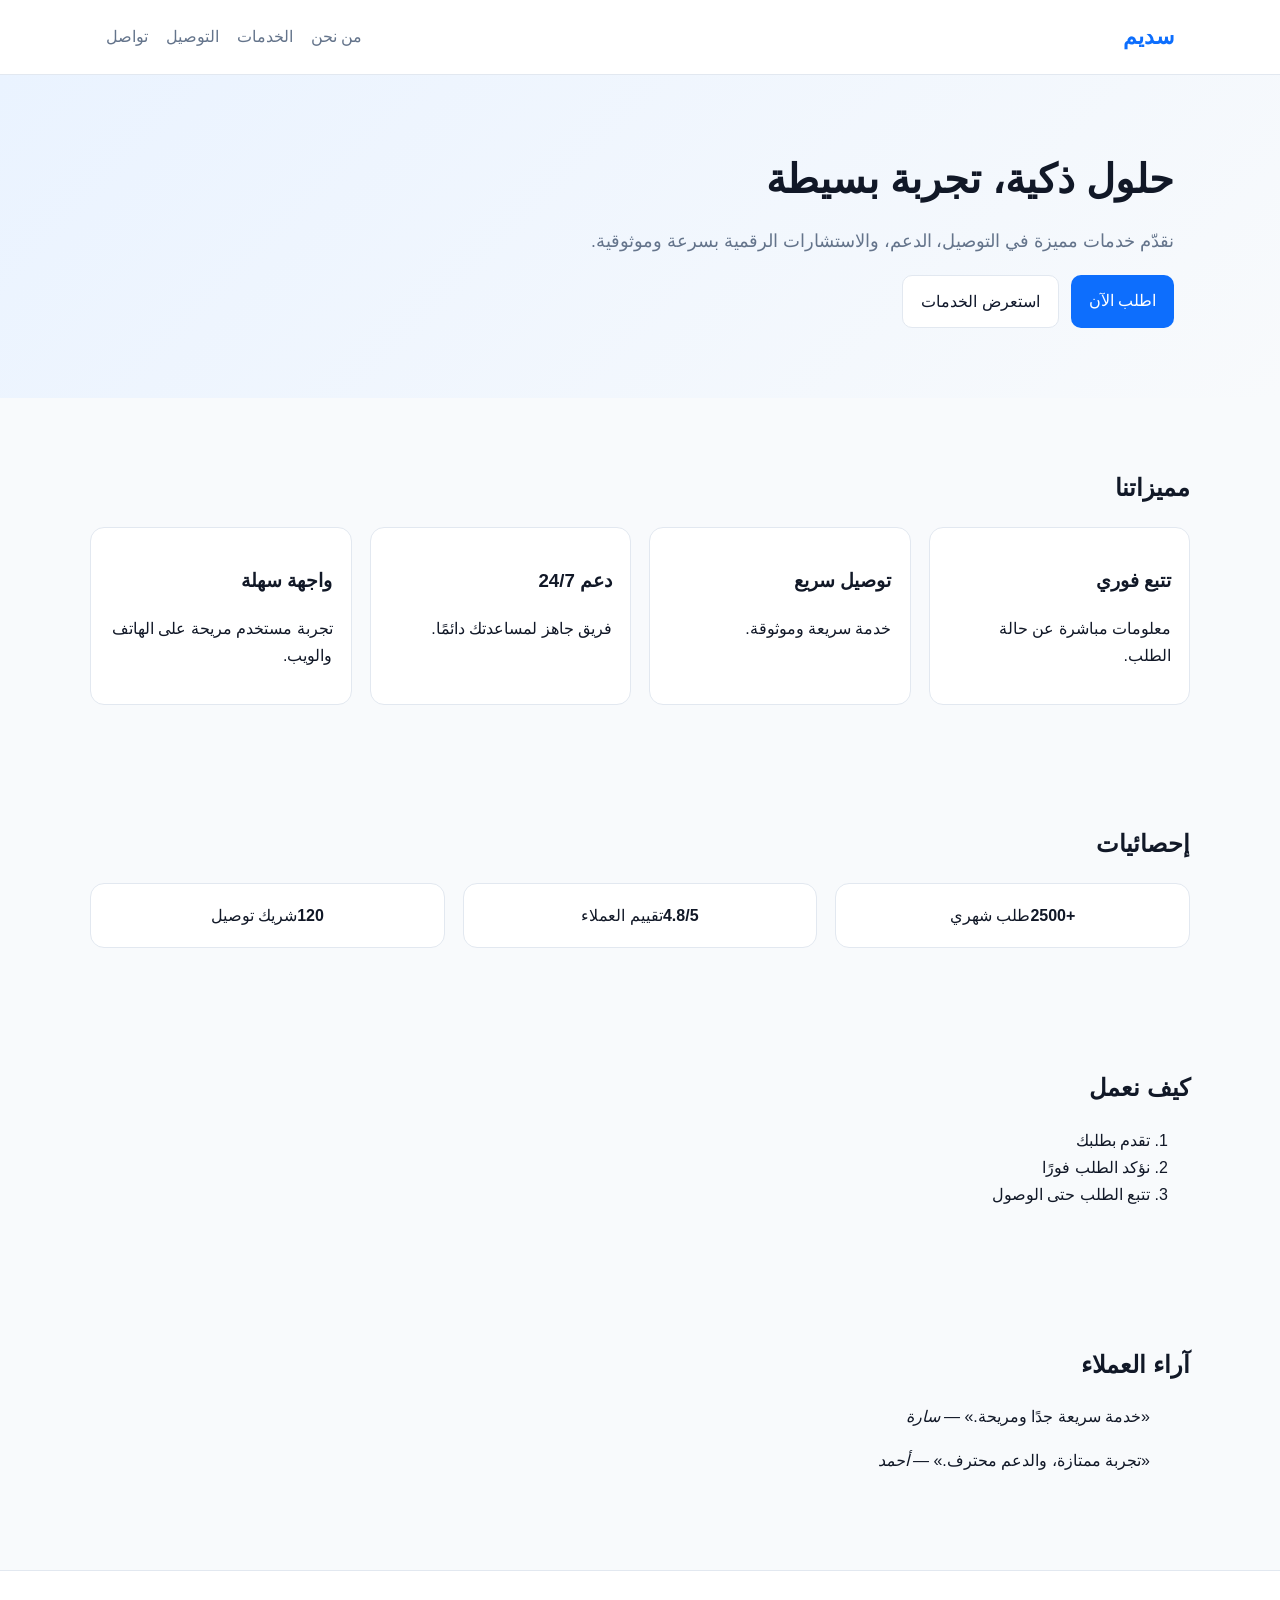
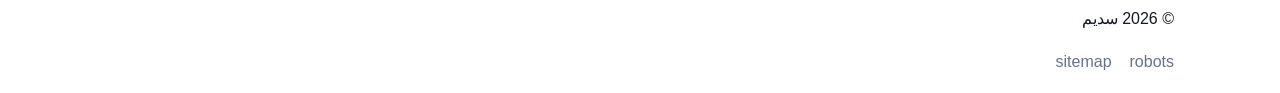
<file: index.html>
<!doctype html>
<html lang="ar" dir="rtl">
<head>
  <meta charset="utf-8" />
  <meta name="viewport" content="width=device-width,initial-scale=1" />
  <title>سديم | حلول ذكية</title>
  <meta name="description" content="سديم — خدمات ذكية وتوصيل سريع ودعم فني مميز." />
  <link rel="manifest" href="/manifest.json" />
  <link rel="stylesheet" href="/assets/css/style.css" />
</head>
<body>
  <header class="site-header">
    <div class="container">
      <a href="/" class="logo">سديم</a>
      <nav>
        <a href="/about.html">من نحن</a>
        <a href="/services.html">الخدمات</a>
        <a href="/delivery.html">التوصيل</a>
        <a href="/contact.html">تواصل</a>
      </nav>
    </div>
  </header>

  <main>
    <section class="hero">
      <div class="container">
        <h1>حلول ذكية، تجربة بسيطة</h1>
        <p>نقدّم خدمات مميزة في التوصيل، الدعم، والاستشارات الرقمية بسرعة وموثوقية.</p>
        <div class="hero-actions">
          <a href="/delivery.html" class="btn primary">اطلب الآن</a>
          <a href="/services.html" class="btn secondary">استعرض الخدمات</a>
        </div>
      </div>
    </section>

    <section class="features container">
      <h2>مميزاتنا</h2>
      <div class="feature-grid">
        <div class="feature-card"><h3>تتبع فوري</h3><p>معلومات مباشرة عن حالة الطلب.</p></div>
        <div class="feature-card"><h3>توصيل سريع</h3><p>خدمة سريعة وموثوقة.</p></div>
        <div class="feature-card"><h3>دعم 24/7</h3><p>فريق جاهز لمساعدتك دائمًا.</p></div>
        <div class="feature-card"><h3>واجهة سهلة</h3><p>تجربة مستخدم مريحة على الهاتف والويب.</p></div>
      </div>
    </section>

    <section class="stats container">
      <h2>إحصائيات</h2>
      <div class="stats-grid">
        <div><strong>+2500</strong><span>طلب شهري</span></div>
        <div><strong>4.8/5</strong><span>تقييم العملاء</span></div>
        <div><strong>120</strong><span>شريك توصيل</span></div>
      </div>
    </section>

    <section class="steps container">
      <h2>كيف نعمل</h2>
      <ol>
        <li>تقدم بطلبك</li>
        <li>نؤكد الطلب فورًا</li>
        <li>تتبع الطلب حتى الوصول</li>
      </ol>
    </section>

    <section class="testimonials container">
      <h2>آراء العملاء</h2>
      <blockquote>«خدمة سريعة جدًا ومريحة.» <cite>— سارة</cite></blockquote>
      <blockquote>«تجربة ممتازة، والدعم محترف.» <cite>— أحمد</cite></blockquote>
    </section>
  </main>

  <footer class="site-footer">
    <div class="container">
      <p>© 2026 سديم</p>
      <nav>
        <a href="/robots.txt">robots</a>
        <a href="/sitemap.xml">sitemap</a>
      </nav>
    </div>
  </footer>

  <script src="/assets/js/main.js"></script>
</body>
</html>
</file>
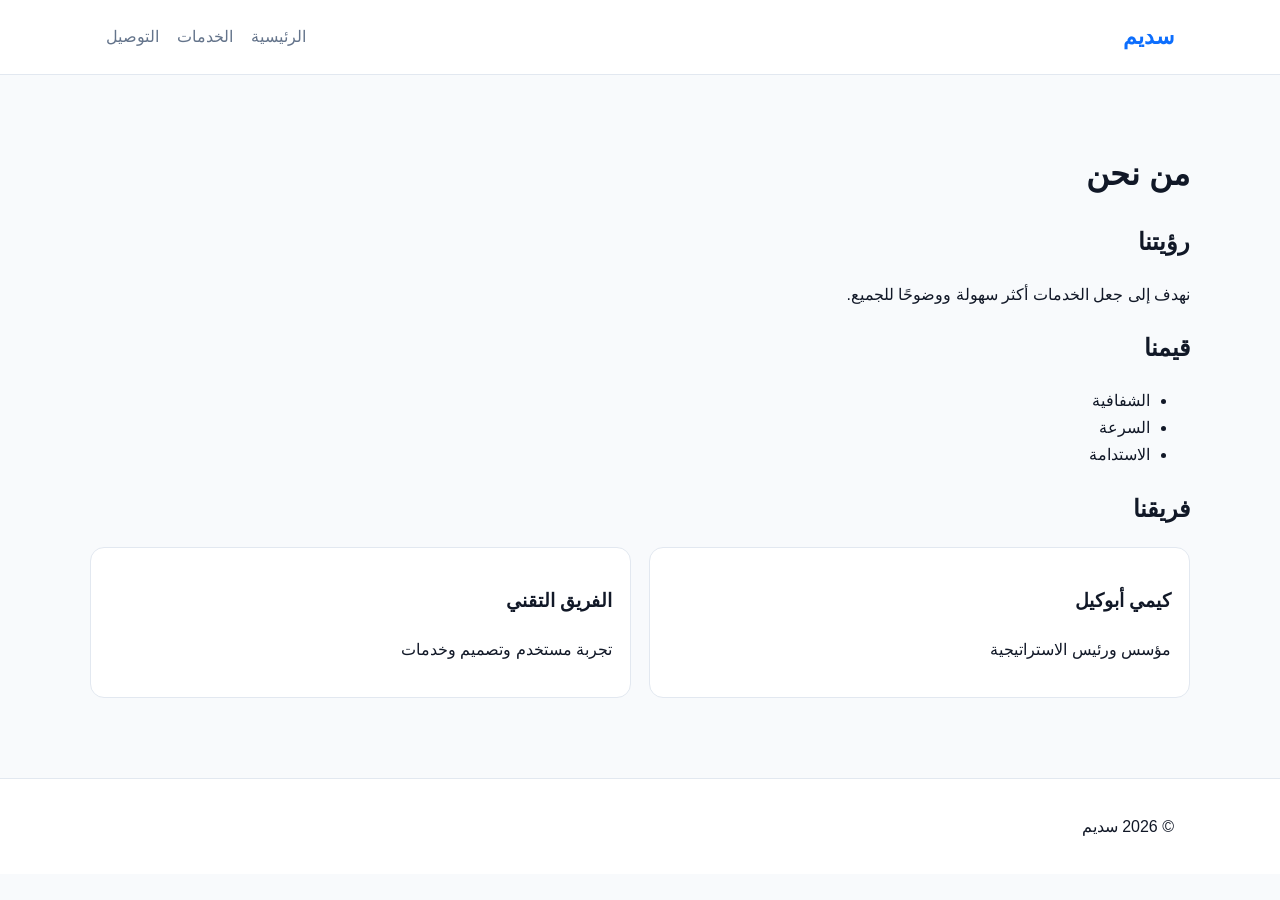
<file: about.html>
<!doctype html>
<html lang="ar" dir="rtl">
<head>
  <meta charset="utf-8" />
  <meta name="viewport" content="width=device-width,initial-scale=1" />
  <title>من نحن | سديم</title>
  <link rel="stylesheet" href="/assets/css/style.css" />
</head>
<body>
  <header class="site-header">
    <div class="container">
      <a href="/" class="logo">سديم</a>
      <nav>
        <a href="/index.html">الرئيسية</a>
        <a href="/services.html">الخدمات</a>
        <a href="/delivery.html">التوصيل</a>
      </nav>
    </div>
  </header>

  <main class="container page">
    <h1>من نحن</h1>
    <section>
      <h2>رؤيتنا</h2>
      <p>نهدف إلى جعل الخدمات أكثر سهولة ووضوحًا للجميع.</p>
    </section>
    <section>
      <h2>قيمنا</h2>
      <ul>
        <li>الشفافية</li>
        <li>السرعة</li>
        <li>الاستدامة</li>
      </ul>
    </section>
    <section>
      <h2>فريقنا</h2>
      <div class="team">
        <div class="team-card"><h3>كيمي أبوكيل</h3><p>مؤسس ورئيس الاستراتيجية</p></div>
        <div class="team-card"><h3>الفريق التقني</h3><p>تجربة مستخدم وتصميم وخدمات</p></div>
      </div>
    </section>
  </main>

  <footer class="site-footer">
    <div class="container">
      <p>© 2026 سديم</p>
    </div>
  </footer>
</body>
</html>
</file>
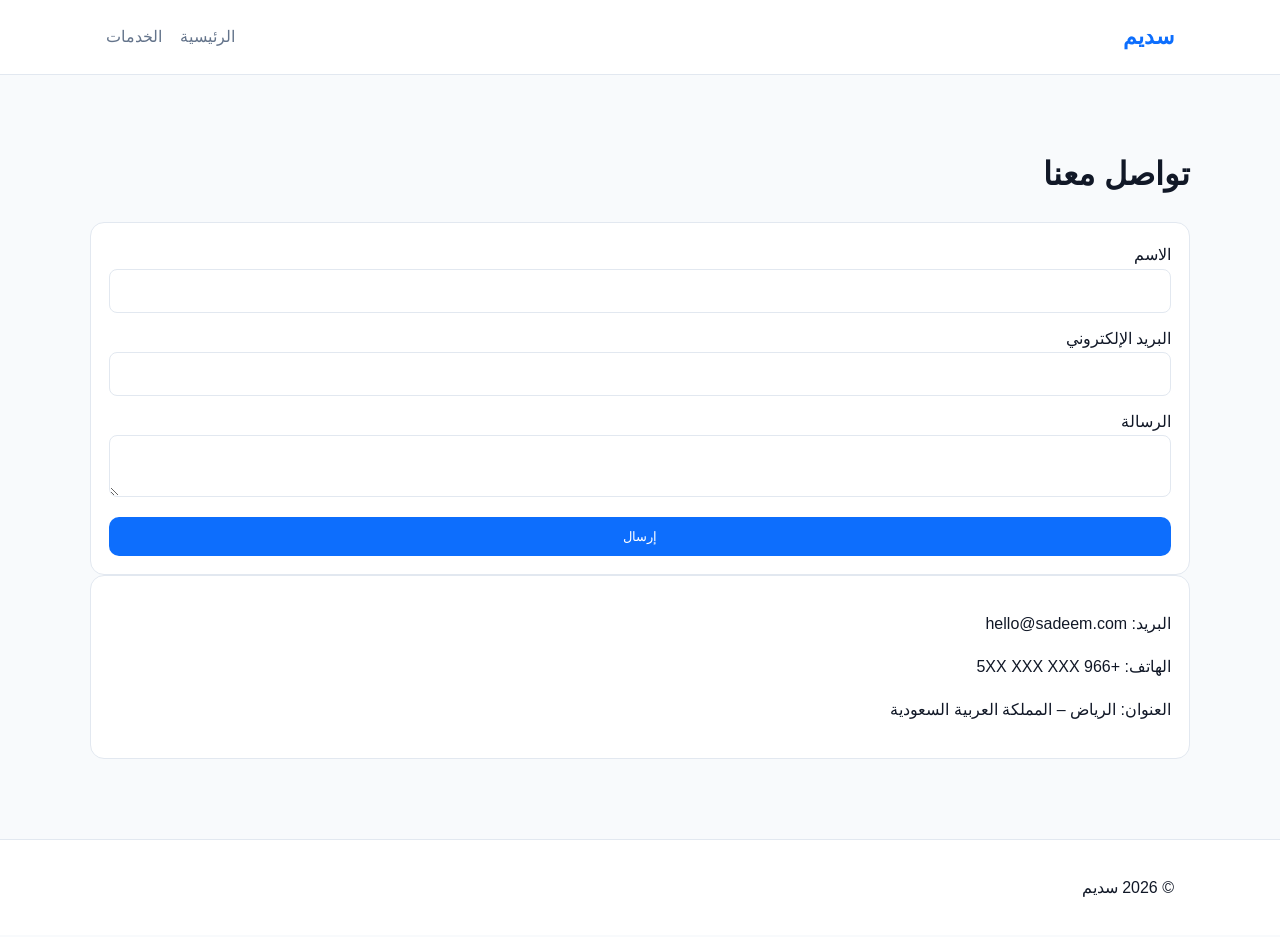
<file: contact.html>
<!doctype html>
<html lang="ar" dir="rtl">
<head>
  <meta charset="utf-8" />
  <meta name="viewport" content="width=device-width,initial-scale=1" />
  <title>تواصل معنا | سديم</title>
  <link rel="stylesheet" href="/assets/css/style.css" />
</head>
<body>
  <header class="site-header">
    <div class="container">
      <a href="/" class="logo">سديم</a>
      <nav>
        <a href="/index.html">الرئيسية</a>
        <a href="/services.html">الخدمات</a>
      </nav>
    </div>
  </header>

  <main class="container page">
    <h1>تواصل معنا</h1>
    <form class="form">
      <label>الاسم<input type="text" required /></label>
      <label>البريد الإلكتروني<input type="email" required /></label>
      <label>الرسالة<textarea required></textarea></label>
      <button class="btn primary" type="submit">إرسال</button>
    </form>

    <div class="contact-info">
      <p>البريد: hello@sadeem.com</p>
      <p>الهاتف: +966 5XX XXX XXX</p>
      <p>العنوان: الرياض – المملكة العربية السعودية</p>
    </div>
  </main>

  <footer class="site-footer">
    <div class="container">
      <p>© 2026 سديم</p>
    </div>
  </footer>

  <script src="/assets/js/main.js"></script>
</body>
</html>
</file>
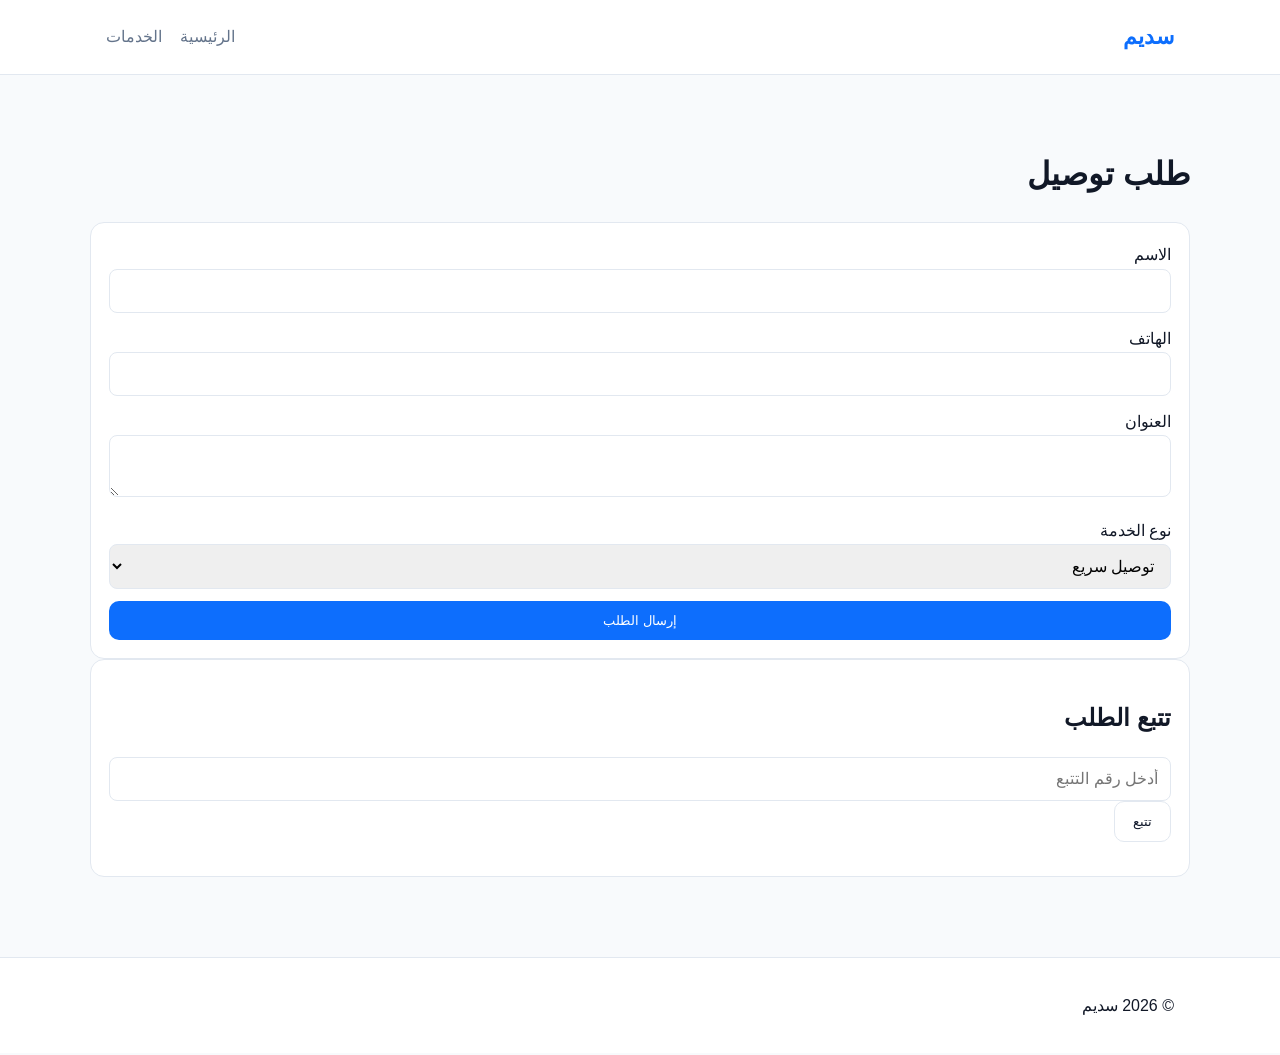
<file: delivery.html>
<!doctype html>
<html lang="ar" dir="rtl">
<head>
  <meta charset="utf-8" />
  <meta name="viewport" content="width=device-width,initial-scale=1" />
  <title>التوصيل | سديم</title>
  <link rel="stylesheet" href="/assets/css/style.css" />
</head>
<body>
  <header class="site-header">
    <div class="container">
      <a href="/" class="logo">سديم</a>
      <nav>
        <a href="/index.html">الرئيسية</a>
        <a href="/services.html">الخدمات</a>
      </nav>
    </div>
  </header>

  <main class="container page">
    <h1>طلب توصيل</h1>
    <form class="form">
      <label>الاسم<input type="text" required /></label>
      <label>الهاتف<input type="text" required /></label>
      <label>العنوان<textarea required></textarea></label>
      <label>نوع الخدمة
        <select>
          <option>توصيل سريع</option>
          <option>خدمة ميدانية</option>
          <option>حلول شركات</option>
        </select>
      </label>
      <button class="btn primary" type="submit">إرسال الطلب</button>
    </form>

    <div class="track-box">
      <h2>تتبع الطلب</h2>
      <input id="trackId" type="text" placeholder="أدخل رقم التتبع" />
      <button id="trackBtn" class="btn secondary">تتبع</button>
      <p id="trackResult"></p>
    </div>
  </main>

  <footer class="site-footer">
    <div class="container">
      <p>© 2026 سديم</p>
    </div>
  </footer>

  <script src="/assets/js/main.js"></script>
</body>
</html>
</file>
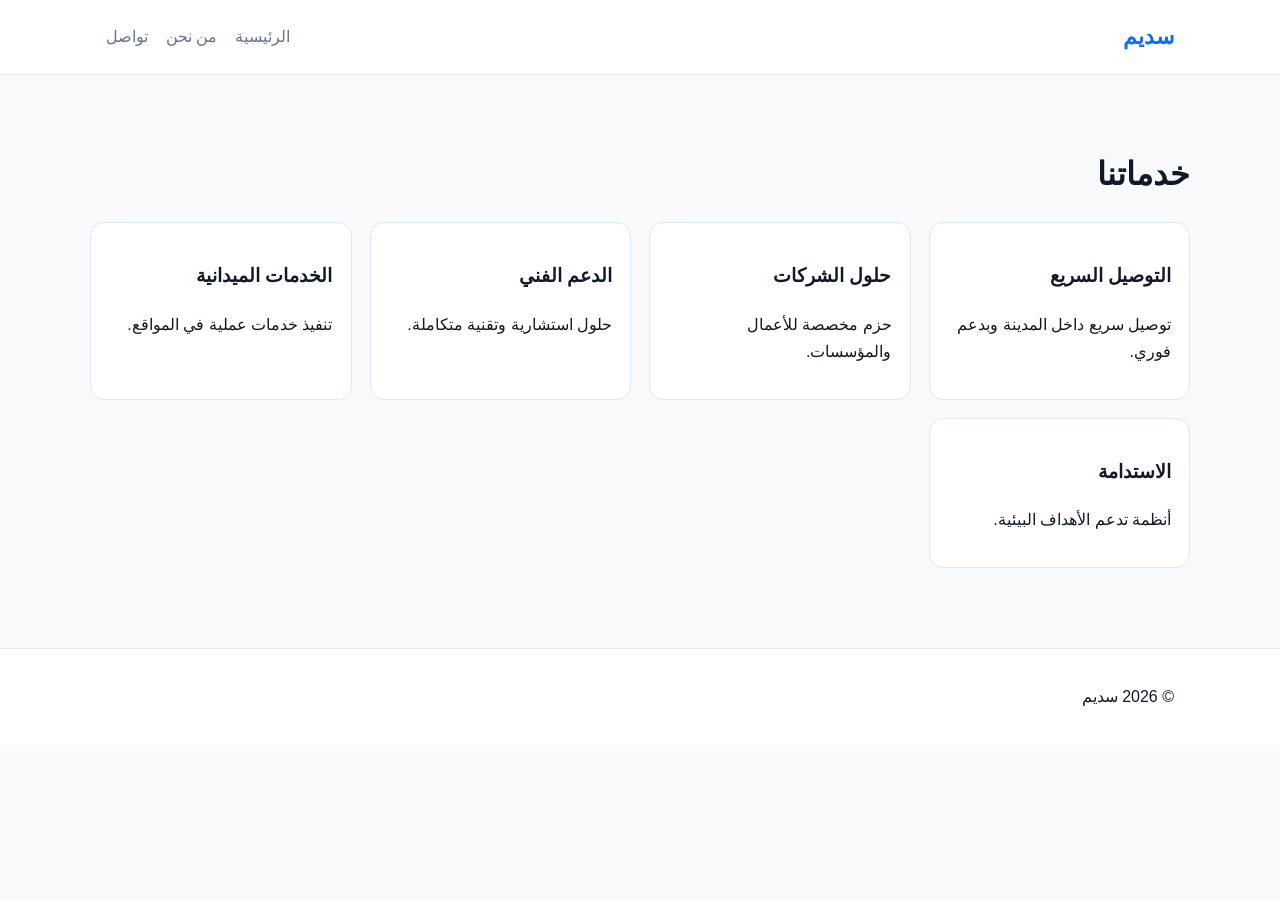
<file: services.html>
<!doctype html>
<html lang="ar" dir="rtl">
<head>
  <meta charset="utf-8" />
  <meta name="viewport" content="width=device-width,initial-scale=1" />
  <title>الخدمات | سديم</title>
  <link rel="stylesheet" href="/assets/css/style.css" />
</head>
<body>
  <header class="site-header">
    <div class="container">
      <a href="/" class="logo">سديم</a>
      <nav>
        <a href="/index.html">الرئيسية</a>
        <a href="/about.html">من نحن</a>
        <a href="/contact.html">تواصل</a>
      </nav>
    </div>
  </header>

  <main class="container page">
    <h1>خدماتنا</h1>
    <div class="service-list">
      <div class="service-item"><h3>التوصيل السريع</h3><p>توصيل سريع داخل المدينة وبدعم فوري.</p></div>
      <div class="service-item"><h3>حلول الشركات</h3><p>حزم مخصصة للأعمال والمؤسسات.</p></div>
      <div class="service-item"><h3>الدعم الفني</h3><p>حلول استشارية وتقنية متكاملة.</p></div>
      <div class="service-item"><h3>الخدمات الميدانية</h3><p>تنفيذ خدمات عملية في المواقع.</p></div>
      <div class="service-item"><h3>الاستدامة</h3><p>أنظمة تدعم الأهداف البيئية.</p></div>
    </div>
  </main>

  <footer class="site-footer">
    <div class="container">
      <p>© 2026 سديم</p>
    </div>
  </footer>
</body>
</html>
</file>
<file: assets/css/style.css>
:root{
  --primary:#0d6efd;
  --dark:#0f172a;
  --light:#f8fafc;
  --soft:#e2e8f0;
  --text:#111827;
  --muted:#64748b;
}
*{box-sizing:border-box}
html,body{
  margin:0;
  padding:0;
  font-family:Tahoma,Arial,sans-serif;
  background:var(--light);
  color:var(--text);
  line-height:1.7;
}
a{text-decoration:none;color:inherit}
.container{max-width:1100px;margin:0 auto;padding:0 16px}
.site-header{background:#fff;border-bottom:1px solid var(--soft)}
.site-header .container{
  display:flex;
  justify-content:space-between;
  align-items:center;
  padding:18px 16px;
}
.logo{font-weight:700;font-size:1.4rem;color:var(--primary)}
nav{display:flex;gap:18px;color:var(--muted)}
.hero{
  padding:70px 0;
  background:linear-gradient(135deg,#eaf3ff,#f8fafc);
}
.hero h1{font-size:2.5rem;margin:0 0 14px}
.hero p{font-size:1.1rem;color:var(--muted);margin:0 0 18px}
.hero-actions{display:flex;gap:12px;flex-wrap:wrap}
.btn{
  display:inline-block;
  padding:12px 18px;
  border-radius:10px;
  border:none;
  cursor:pointer;
}
.btn.primary{background:var(--primary);color:#fff}
.btn.secondary{
  background:#fff;
  color:var(--dark);
  border:1px solid var(--soft);
}
.features,.stats,.steps,.testimonials,.page{padding:50px 0}
.feature-grid,.stats-grid,.service-list,.team{
  display:grid;
  grid-template-columns:repeat(auto-fit,minmax(220px,1fr));
  gap:18px;
}
.feature-card,.service-item,.team-card,.stats-grid > div,.form,.track-box,.contact-info{
  background:#fff;border:1px solid var(--soft);border-radius:14px;padding:18px;
}
.stats-grid > div{text-align:center}
h2{margin-bottom:18px}
.form{
  display:grid;
  gap:12px;
  margin-top:18px;
}
.form input,.form textarea,.form select,.track-box input{
  width:100%;
  padding:12px;
  border:1px solid var(--soft);
  border-radius:8px;
  font-size:1rem;
}
.site-footer{
  background:#fff;
  border-top:1px solid var(--soft);
  padding:18px 0;
  margin-top:30px;
}
.error-page{text-align:center;padding:80px 0}
@media (max-width: 700px){
  .site-header .container{flex-direction:column;align-items:flex-start;gap:12px}
  nav{flex-wrap:wrap}
  .hero h1{font-size:2rem}
}
</file>
